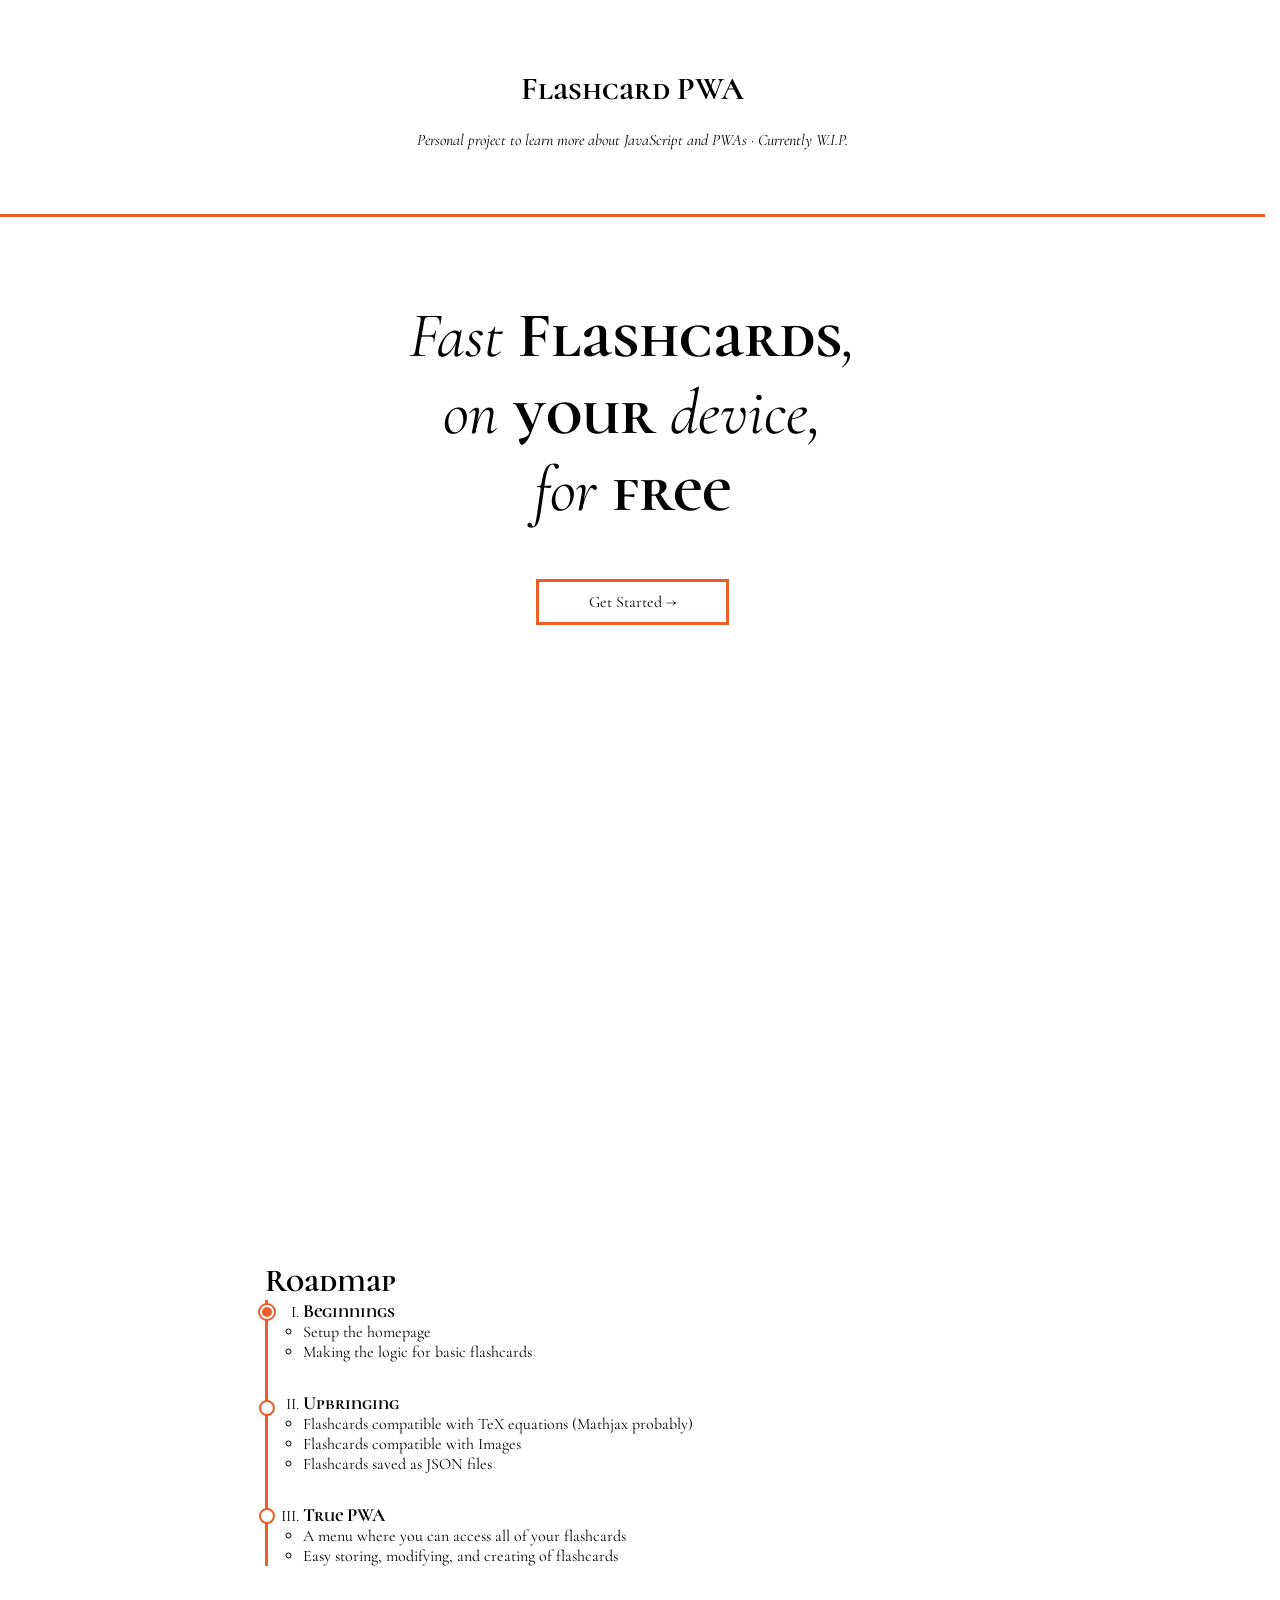
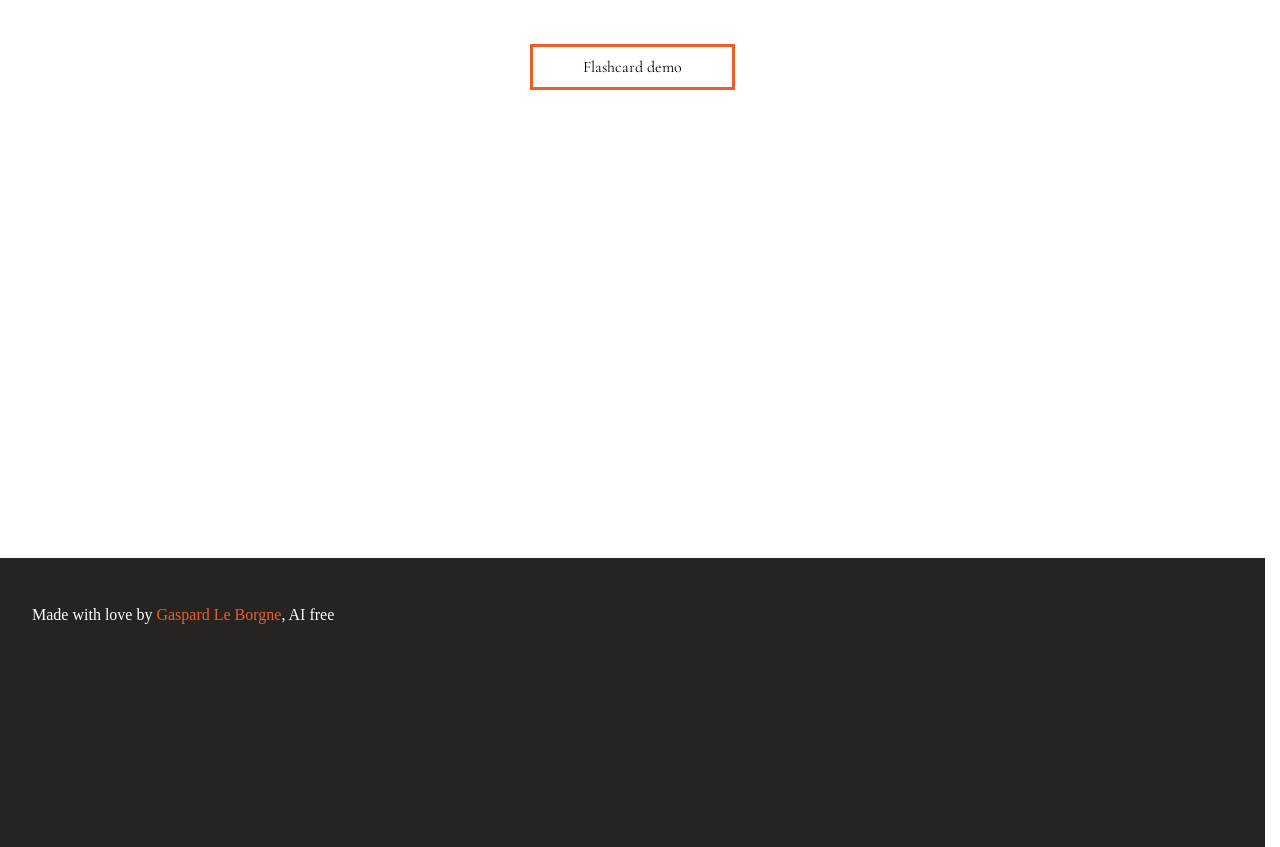
<file: index.html>
<!doctype html>
<html lang="en">
    <head>
        <meta charset="UTF-8" />
        <meta name="viewport" content="width=device-width, initial-scale=1.0" />
        <title>FlashCard PWA</title>

        <link rel="stylesheet" href="style/main.css" />
        <link rel="manifest" href="manifest.json" />
        <meta name="theme-color" content="" />
        <script src="js/components.js" defer></script>
    </head>
    <body>
        <!-- HEADER -->

        <page-header></page-header>

        <!-- MAIN -->

        <main>
            <!-- HERO -->

            <div class="hero">
                <h2>
                    Fast <em>Flashcards</em>, <br />
                    on <em>your</em> device, <br />
                    for <em>free</em>
                </h2>
                <a href="#roadmap" class="btn">Get Started →</a>
            </div>

            <!-- ROADMAP -->

            <div class="roadmap" id="roadmap">
                <h2>Roadmap</h2>

                <ol>
                    <li>
                        <h3 class="current">Beginnings</h3>
                        <ul>
                            <li>Setup the homepage</li>
                            <li>Making the logic for basic flashcards</li>
                        </ul>
                    </li>
                    <li>
                        <h3>Upbringing</h3>
                        <ul>
                            <li>
                                Flashcards compatible with TeX equations
                                (Mathjax probably)
                            </li>
                            <li>Flashcards compatible with Images</li>
                            <li>Flashcards saved as JSON files</li>
                        </ul>
                    </li>
                    <li>
                        <h3>True PWA</h3>
                        <ul>
                            <li>
                                A menu where you can access all of your
                                flashcards
                            </li>
                            <li>
                                Easy storing, modifying, and creating of
                                flashcards
                            </li>
                        </ul>
                    </li>
                </ol>
                <div class="btn-container">
                    <a href="flashcard-demo/" class="btn">Flashcard demo</a>
                </div>
            </div>
        </main>

        <!-- FOOTER -->

        <page-footer></page-footer>

        <script src="js/main.js"></script>
    </body>
</html>
</file>
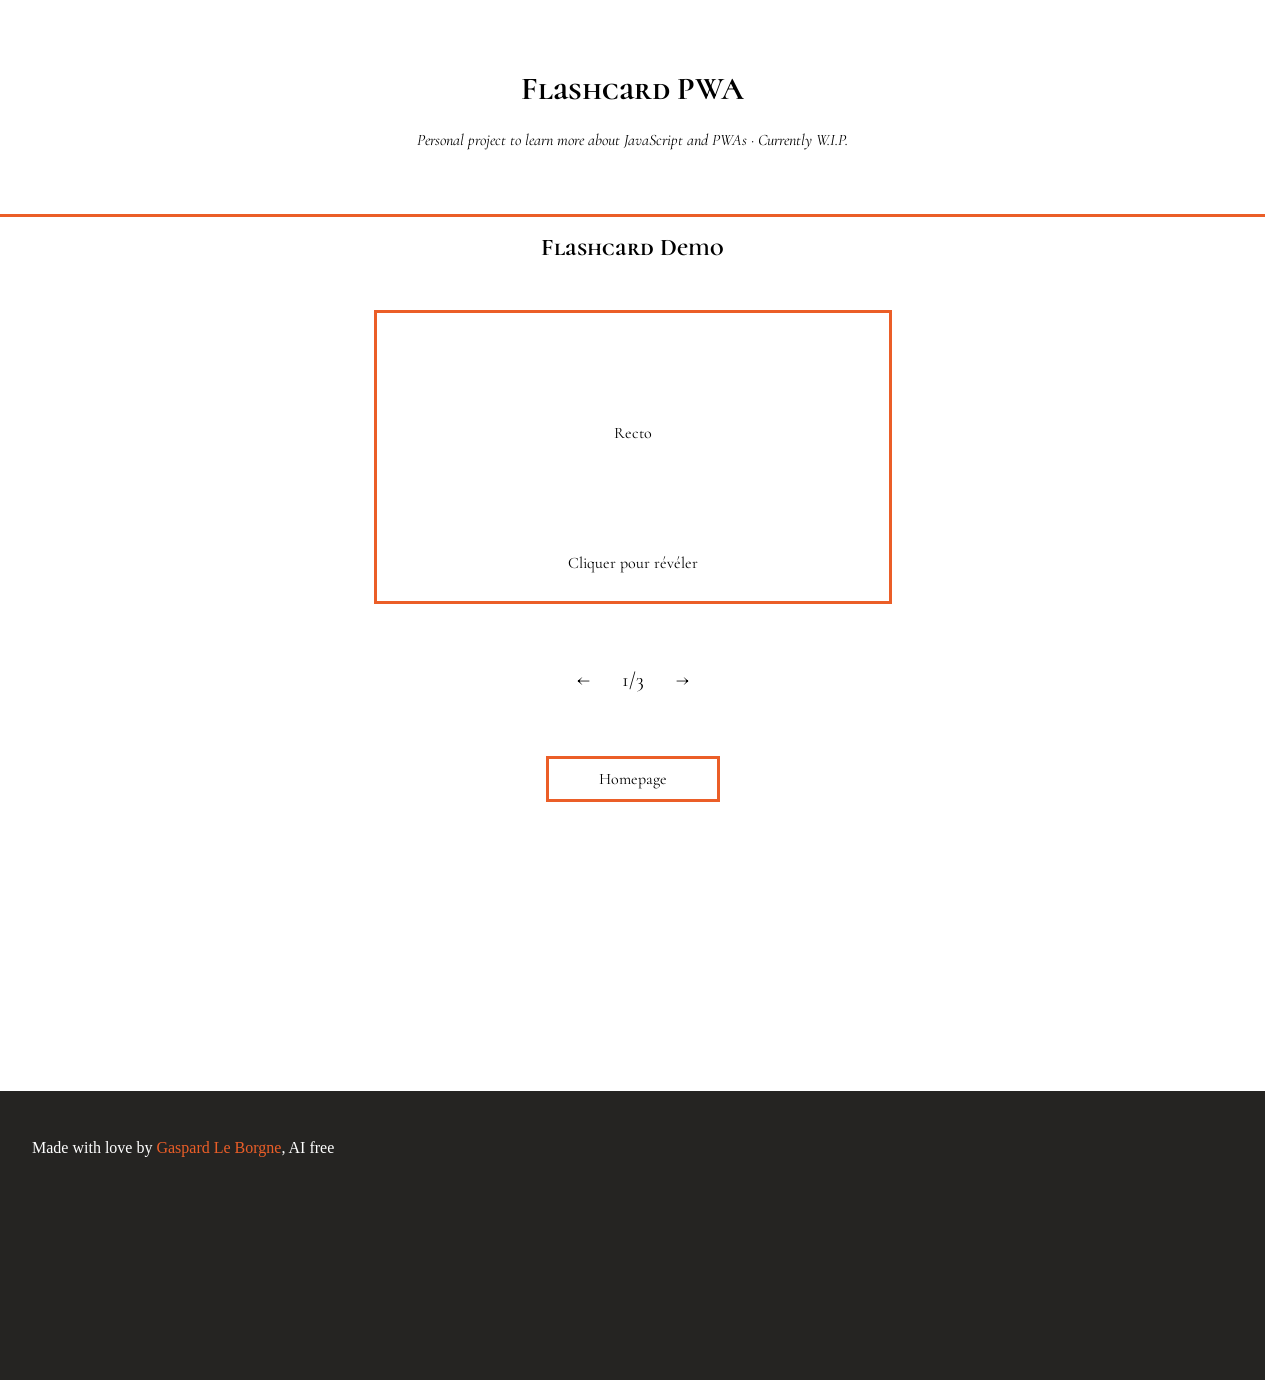
<file: flashcard-demo/index.html>
<!doctype html>
<html lang="en">
    <head>
        <meta charset="UTF-8" />
        <meta name="viewport" content="width=device-width, initial-scale=1.0" />
        <title>FlashCard PWA</title>

        <link rel="stylesheet" href="../style/main.css" />
        <link rel="stylesheet" href="../style/cards.css" />
        <link rel="manifest" href="../manifest.json" />
        <meta name="theme-color" content="" />
        <script src="../js/components.js" defer></script>
    </head>
    <body>
        <!-- HEADER -->

        <page-header></page-header>

        <!-- MAIN -->

        <main>
            <h2>Flashcard Demo</h2>
            <div id="flashcard-carroussel">
                <flash-card class="cardd">
                    <span slot="recto">Recto</span>
                    <span slot="verso">Verso</span>
                </flash-card>

                <flash-card class="cardd">
                    <span slot="recto">Recto2</span>
                    <span slot="verso">Verso2</span>
                </flash-card>

                <flash-card class="cardd">
                    <span slot="recto">Recto3</span>
                    <span slot="verso">Verso3</span>
                </flash-card>

                <ul>
                    <li id="back">←</li>
                    <li id="counter">1/x</li>
                    <li id="next">→</li>
                </ul>

                <a href="../" class="btn">Homepage</a>
            </div>
        </main>

        <!-- FOOTER -->

        <page-footer></page-footer>

        <script src="../js/main.js"></script>
    </body>
</html>
</file>
<file: style/main.css>
/* Palette de couleur : https://coolors.co/palette/fffcf2-ccc5b9-403d39-252422-eb5e28
                        https://coolors.co/palette/0466c8-0353a4-023e7d-002855-001845-001233-33415c-5c677d-7d8597-979dac
*/

@import url("https://fonts.googleapis.com/css2?family=Cormorant+Garamond:ital,wght@0,300..700;1,300..700&family=Cormorant+Unicase:wght@300;400;500;600;700&family=DM+Mono:ital,wght@0,300;0,400;0,500;1,300;1,400;1,500&display=swap");

.cormorant-unicase-light {
    font-family: "Cormorant Unicase", serif;
    font-weight: 300;
    font-style: normal;
}

.cormorant-unicase-regular {
    font-family: "Cormorant Unicase", serif;
    font-weight: 400;
    font-style: normal;
}

.cormorant-unicase-medium {
    font-family: "Cormorant Unicase", serif;
    font-weight: 500;
    font-style: normal;
}

.cormorant-unicase-semibold {
    font-family: "Cormorant Unicase", serif;
    font-weight: 600;
    font-style: normal;
}

.cormorant-unicase-bold {
    font-family: "Cormorant Unicase", serif;
    font-weight: 700;
    font-style: normal;
}

.dm-mono-light {
    font-family: "DM Mono", monospace;
    font-weight: 300;
    font-style: normal;
}

.dm-mono-regular {
    font-family: "DM Mono", monospace;
    font-weight: 400;
    font-style: normal;
}

.dm-mono-medium {
    font-family: "DM Mono", monospace;
    font-weight: 500;
    font-style: normal;
}

.dm-mono-light-italic {
    font-family: "DM Mono", monospace;
    font-weight: 300;
    font-style: italic;
}

.dm-mono-regular-italic {
    font-family: "DM Mono", monospace;
    font-weight: 400;
    font-style: italic;
}

.dm-mono-medium-italic {
    font-family: "DM Mono", monospace;
    font-weight: 500;
    font-style: italic;
}

.cormorant-garamond-<uniquifier > {
    font-family: "Cormorant Garamond", serif;
    font-optical-sizing: auto;
    font-weight: <weight>;
    font-style: normal;
}

:root {
    --bg-light: white;
    --bg-dark: #252422;
    --txt-light: black;
    --txt-dark: white;
    --act: #eb5e28;
    --font-main: "Cormorant Garamond", serif;
    --font-act: "Cormorant Unicase", serif;
}

* {
    box-sizing: border-box;
    margin: 0;
    padding: 0;
    scroll-behavior: smooth;
}

body {
    background-color: var(--bg-light);
    color: var(--txt-light);
}

html {
    scrollbar-gutter: stable;
}

/* === MAIN === */

main {
    max-width: 50em;
    margin: auto;
    padding: 1em;
}

main div {
    font-family: var(--font-main);
}

/* === HERO === */

.hero {
    text-align: center;
    align-items: center;
    min-height: 100vh;
}

.hero h2 {
    font-size: 4rem;
    margin: 4rem;
    font-family: var(--font-main);
    font-weight: normal;
    font-style: italic;
}

.hero h2 em {
    font-family: var(--font-act);
    font-weight: 700;
    font-style: normal;
}

a.btn {
    color: var(--txt-light);
    text-decoration: none;
    border: 3px solid var(--act);
    margin: 3em;
    margin-top: 3em;
    padding: 10px 50px 10px 50px;
    transition: 300ms;
}

a.btn:hover {
    background-color: var(--act);
    color: var(--bg-light);
}

/* === ROADMAP === */

.roadmap {
    padding: 1rem;
    min-height: 80vh;
}

.roadmap h2 {
    font-family: var(--font-act);
    font-size: 2rem;
    margin-top: 3rem;
}

.roadmap h3 {
    font-family: var(--font-act);
}

.roadmap ol {
    list-style-type: upper-roman;
    border-left: 3px solid var(--act);
    padding-left: 35px;
}

.roadmap ol > li {
    position: relative;
    margin-bottom: 30px;
}

.roadmap h3::before {
    content: "";
    position: absolute;
    left: -44px;
    top: 20%;
    transform: translateY(-50%);

    width: 12px;
    height: 12px;
    background-color: var(--bg-light);
    border: 2px solid var(--act);
    border-radius: 50%;
    z-index: 1;
}

.roadmap h3.current::before {
    content: "";
    position: absolute;
    left: -43px;
    top: 20%;
    transform: translateY(-50%);

    width: 10px;
    height: 10px;
    background-color: var(--act);
    border: 2px solid var(--bg-light);
    outline: 2px solid var(--act);
    border-radius: 50%;
    z-index: 1;
}

.btn-container {
    display: flex;
    flex-direction: column;
    align-items: center;
}
</file>
<file: style/cards.css>
@import url("https://fonts.googleapis.com/css2?family=Cormorant+Garamond:ital,wght@0,300..700;1,300..700&family=Cormorant+Unicase:wght@300;400;500;600;700&family=DM+Mono:ital,wght@0,300;0,400;0,500;1,300;1,400;1,500&display=swap");

.cormorant-unicase-light {
    font-family: "Cormorant Unicase", serif;
    font-weight: 300;
    font-style: normal;
}

.cormorant-unicase-regular {
    font-family: "Cormorant Unicase", serif;
    font-weight: 400;
    font-style: normal;
}

.cormorant-unicase-medium {
    font-family: "Cormorant Unicase", serif;
    font-weight: 500;
    font-style: normal;
}

.cormorant-unicase-semibold {
    font-family: "Cormorant Unicase", serif;
    font-weight: 600;
    font-style: normal;
}

.cormorant-unicase-bold {
    font-family: "Cormorant Unicase", serif;
    font-weight: 700;
    font-style: normal;
}

.dm-mono-light {
    font-family: "DM Mono", monospace;
    font-weight: 300;
    font-style: normal;
}

.dm-mono-regular {
    font-family: "DM Mono", monospace;
    font-weight: 400;
    font-style: normal;
}

.dm-mono-medium {
    font-family: "DM Mono", monospace;
    font-weight: 500;
    font-style: normal;
}

.dm-mono-light-italic {
    font-family: "DM Mono", monospace;
    font-weight: 300;
    font-style: italic;
}

.dm-mono-regular-italic {
    font-family: "DM Mono", monospace;
    font-weight: 400;
    font-style: italic;
}

.dm-mono-medium-italic {
    font-family: "DM Mono", monospace;
    font-weight: 500;
    font-style: italic;
}

.cormorant-garamond-<uniquifier > {
    font-family: "Cormorant Garamond", serif;
    font-optical-sizing: auto;
    font-weight: <weight>;
    font-style: normal;
}

.card {
    border: 3px solid var(--act);
    width: 32rem;
    height: 18rem;
    display: grid;
    grid-template-columns: 1fr;
    grid-template-rows: 5fr 1fr;
    text-align: center;
    margin: 3rem;
}

.turn {
    transition: 0.5s;
}

.turn:hover {
    color: var(--act);
    cursor: pointer;
}

.recto {
    display: block;
    display: flex;
    flex-direction: column;
    justify-content: space-around;
}

.verso {
    display: block;
    display: flex;
    flex-direction: column;
    justify-content: space-around;
}

.hide {
    display: none;
}

/* === FLASHCARD PAGE === */

#flashcard-carroussel {
    display: flex;
    flex-direction: column;
    align-items: center;
}

h2 {
    font-family: var(--font-act);
    text-align: center;
}

ul {
    list-style: none;
    display: flex;
    flex-direction: row;
    justify-content: space-around;
}

li {
    margin: 1rem;
    font-size: 1.25em;
}

#back,
#next {
    cursor: pointer;
}
</file>
